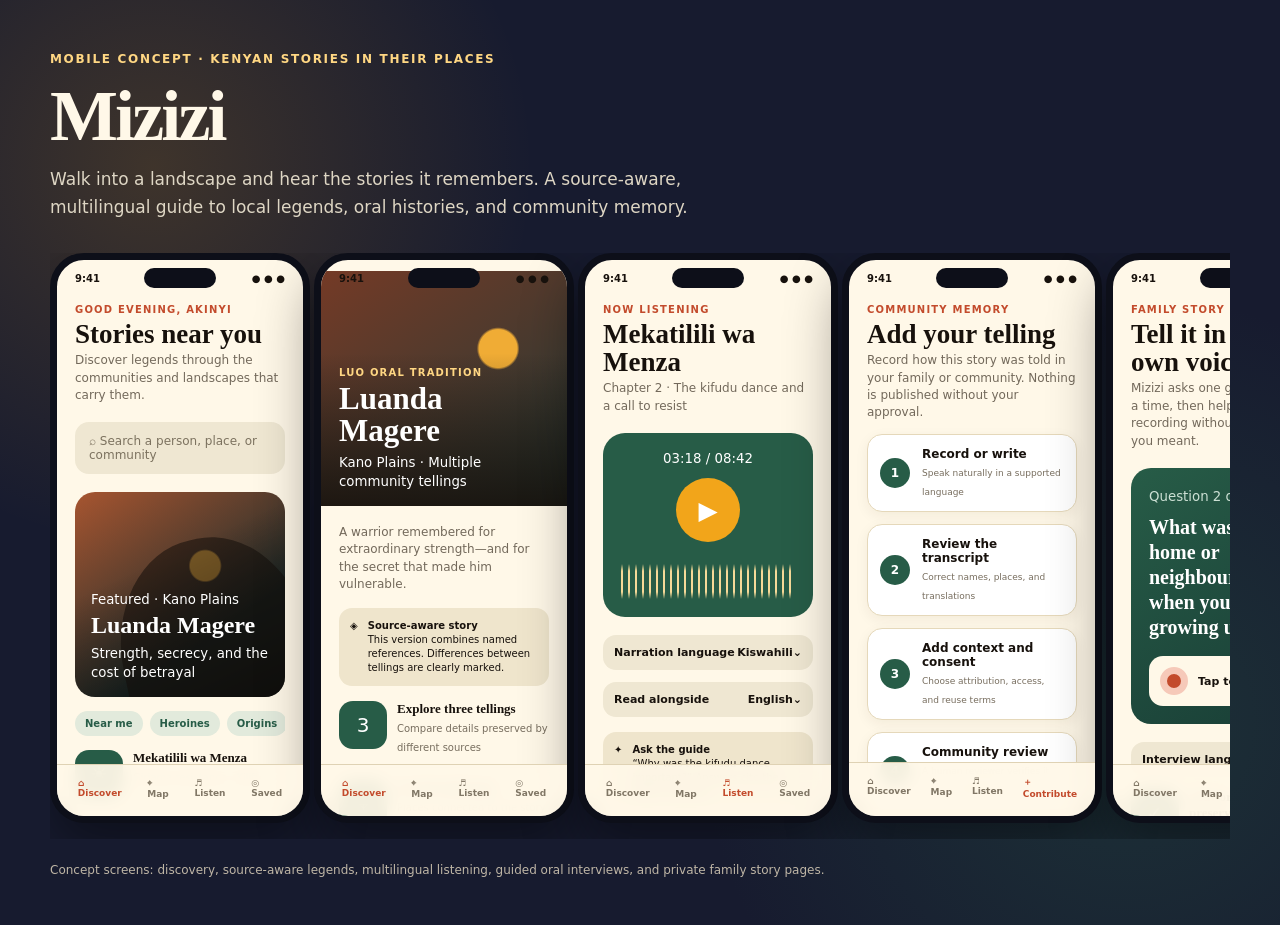
<file: designs/mobile-concept.html>
<!doctype html>
<html lang="en">
<head>
  <meta charset="utf-8">
  <meta name="viewport" content="width=device-width, initial-scale=1">
  <title>Mizizi - Mobile concept</title>
  <style>
    :root {
      color-scheme: dark;
      --ink: #17110c;
      --paper: #fff8e8;
      --sun: #f2a51a;
      --ember: #c34b2c;
      --leaf: #275c47;
      --mist: #dbcda8;
      --night: #171b2f;
    }

    * { box-sizing: border-box; }

    body {
      margin: 0;
      min-height: 100vh;
      padding: 48px 24px;
      color: var(--paper);
      background:
        radial-gradient(circle at 12% 18%, rgba(242, 165, 26, .18), transparent 28%),
        radial-gradient(circle at 88% 78%, rgba(39, 92, 71, .35), transparent 32%),
        var(--night);
      font-family: Inter, ui-sans-serif, system-ui, -apple-system, BlinkMacSystemFont, "Segoe UI", sans-serif;
    }

    header {
      max-width: 1180px;
      margin: 0 auto 32px;
    }

    h1 {
      margin: 0;
      font-family: Georgia, serif;
      font-size: clamp(38px, 7vw, 72px);
      line-height: .95;
      letter-spacing: -.04em;
    }

    header p {
      max-width: 660px;
      margin: 16px 0 0;
      color: #ded6c4;
      font-size: 17px;
      line-height: 1.6;
    }

    .tag {
      display: inline-flex;
      gap: 8px;
      align-items: center;
      margin-bottom: 16px;
      color: #ffd783;
      font-size: 12px;
      font-weight: 800;
      letter-spacing: .14em;
      text-transform: uppercase;
    }

    .screens {
      display: grid;
      grid-template-columns: repeat(6, minmax(240px, 1fr));
      gap: 24px;
      max-width: 1180px;
      margin: 0 auto;
      overflow-x: auto;
      padding-bottom: 16px;
    }

    .phone {
      position: relative;
      min-width: 260px;
      height: 570px;
      overflow: hidden;
      color: var(--ink);
      background: var(--paper);
      border: 7px solid #0d0f19;
      border-radius: 34px;
      box-shadow: 0 24px 55px rgba(0, 0, 0, .42);
    }

    .phone::before {
      position: absolute;
      z-index: 10;
      top: 8px;
      left: 50%;
      width: 72px;
      height: 20px;
      content: "";
      transform: translateX(-50%);
      background: #0d0f19;
      border-radius: 14px;
    }

    .status {
      position: relative;
      z-index: 2;
      display: flex;
      justify-content: space-between;
      padding: 13px 18px 8px;
      font-size: 10px;
      font-weight: 800;
    }

    .content { padding: 12px 18px 78px; }

    .eyebrow {
      color: var(--ember);
      font-size: 10px;
      font-weight: 900;
      letter-spacing: .12em;
      text-transform: uppercase;
    }

    h2 {
      margin: 5px 0 4px;
      font-family: Georgia, serif;
      font-size: 27px;
      line-height: 1.05;
    }

    .muted {
      margin: 0;
      color: #73695b;
      font-size: 12px;
      line-height: 1.45;
    }

    .search {
      margin: 18px 0;
      padding: 12px 14px;
      color: #7c725f;
      background: #efe7d2;
      border-radius: 14px;
      font-size: 12px;
    }

    .featured {
      position: relative;
      height: 205px;
      overflow: hidden;
      padding: 18px;
      color: white;
      background:
        linear-gradient(155deg, transparent 35%, rgba(0, 0, 0, .64)),
        radial-gradient(circle at 62% 36%, #edb046 0 8%, transparent 9%),
        linear-gradient(145deg, #a75530, #202d2b 68%);
      border-radius: 20px;
    }

    .featured::after {
      position: absolute;
      right: -28px;
      bottom: -80px;
      width: 190px;
      height: 240px;
      content: "";
      transform: rotate(-12deg);
      background: rgba(19, 14, 10, .55);
      border-radius: 48% 48% 18% 18%;
    }

    .featured-copy {
      position: absolute;
      z-index: 1;
      right: 16px;
      bottom: 16px;
      left: 16px;
    }

    .featured h3 {
      margin: 4px 0;
      font-family: Georgia, serif;
      font-size: 24px;
    }

    .chips {
      display: flex;
      gap: 7px;
      margin: 14px 0;
      overflow: hidden;
    }

    .chip {
      flex: none;
      padding: 7px 10px;
      color: var(--leaf);
      background: #e2eadc;
      border-radius: 999px;
      font-size: 10px;
      font-weight: 800;
    }

    .story-row {
      display: flex;
      gap: 10px;
      margin-top: 12px;
      padding-bottom: 12px;
      border-bottom: 1px solid #e8ddc4;
    }

    .thumb {
      display: grid;
      flex: 0 0 48px;
      height: 48px;
      place-items: center;
      color: white;
      background: var(--leaf);
      border-radius: 14px;
      font-size: 20px;
    }

    .story-row strong { display: block; font-family: Georgia, serif; font-size: 13px; }
    .story-row span { color: #786e5f; font-size: 10px; }

    .hero {
      position: relative;
      height: 235px;
      margin: -33px -18px 18px;
      color: white;
      background:
        linear-gradient(to top, rgba(23, 17, 12, .86), transparent 65%),
        radial-gradient(circle at 72% 33%, #f0ac35 0 8%, transparent 9%),
        linear-gradient(145deg, #743a26, #243a36);
    }

    .hero-copy {
      position: absolute;
      right: 18px;
      bottom: 16px;
      left: 18px;
    }

    .hero h2 { font-size: 31px; }

    .source-note {
      display: flex;
      gap: 10px;
      margin: 15px 0;
      padding: 11px;
      background: #efe5cc;
      border-radius: 13px;
      font-size: 10px;
      line-height: 1.4;
    }

    .button {
      width: 100%;
      margin-top: 12px;
      padding: 13px;
      color: white;
      background: var(--ember);
      border: 0;
      border-radius: 14px;
      font-weight: 800;
    }

    .player {
      display: grid;
      margin: 18px 0;
      padding: 18px;
      place-items: center;
      color: white;
      background: var(--leaf);
      border-radius: 22px;
    }

    .play {
      display: grid;
      width: 64px;
      height: 64px;
      margin: 12px;
      place-items: center;
      background: var(--sun);
      border-radius: 50%;
      font-size: 25px;
    }

    .wave {
      width: 100%;
      height: 35px;
      margin-top: 10px;
      background: repeating-linear-gradient(90deg, #f6d998 0 2px, transparent 2px 7px);
      mask: linear-gradient(to bottom, transparent, #000 20% 80%, transparent);
    }

    .language {
      display: flex;
      justify-content: space-between;
      margin: 12px 0;
      padding: 11px;
      background: #efe7d2;
      border-radius: 13px;
      font-size: 11px;
      font-weight: 700;
    }

    .step {
      display: flex;
      gap: 12px;
      align-items: center;
      margin: 12px 0;
      padding: 12px;
      background: white;
      border: 1px solid #e5d8ba;
      border-radius: 15px;
      box-shadow: 0 4px 14px rgba(51, 35, 20, .06);
    }

    .step b {
      display: grid;
      flex: 0 0 30px;
      height: 30px;
      place-items: center;
      color: white;
      background: var(--leaf);
      border-radius: 50%;
      font-size: 12px;
    }

    .step strong { display: block; font-size: 12px; }
    .step span { color: #786e5f; font-size: 9px; }

    .prompt-card {
      margin: 18px 0;
      padding: 18px;
      color: white;
      background: linear-gradient(145deg, var(--leaf), #183c35);
      border-radius: 20px;
    }

    .prompt-card small { color: #cce0d4; }
    .prompt-card h3 {
      margin: 10px 0 16px;
      font-family: Georgia, serif;
      font-size: 20px;
      line-height: 1.25;
    }

    .record {
      display: flex;
      gap: 10px;
      align-items: center;
      padding: 11px;
      color: var(--ink);
      background: var(--paper);
      border-radius: 14px;
      font-size: 11px;
      font-weight: 800;
    }

    .record-dot {
      width: 28px;
      height: 28px;
      background: var(--ember);
      border: 7px solid #f6c9b9;
      border-radius: 50%;
    }

    .memory-cover {
      position: relative;
      height: 185px;
      margin: 12px 0 16px;
      overflow: hidden;
      padding: 18px;
      color: white;
      background:
        linear-gradient(to top, rgba(28, 20, 13, .78), transparent),
        radial-gradient(circle at 70% 30%, #ffc85a 0 7%, transparent 8%),
        linear-gradient(145deg, #426d5c, #9a5934);
      border-radius: 20px;
    }

    .memory-cover div {
      position: absolute;
      right: 18px;
      bottom: 16px;
      left: 18px;
    }

    .memory-cover h3 {
      margin: 4px 0;
      font-family: Georgia, serif;
      font-size: 22px;
    }

    .quote {
      margin: 14px 0;
      padding-left: 12px;
      color: #594f42;
      border-left: 3px solid var(--sun);
      font-family: Georgia, serif;
      font-size: 14px;
      font-style: italic;
      line-height: 1.45;
    }

    nav {
      position: absolute;
      z-index: 5;
      right: 0;
      bottom: 0;
      left: 0;
      display: flex;
      justify-content: space-around;
      padding: 13px 8px 17px;
      color: #817766;
      background: rgba(255, 248, 232, .94);
      border-top: 1px solid #dfd2b4;
      backdrop-filter: blur(8px);
      font-size: 9px;
      font-weight: 800;
    }

    nav .active { color: var(--ember); }

    footer {
      max-width: 1180px;
      margin: 24px auto 0;
      color: #bfb6a6;
      font-size: 12px;
    }

    @media (max-width: 800px) {
      body { padding: 30px 16px; }
      .screens { grid-template-columns: repeat(6, 270px); }
    }
  </style>
</head>
<body>
  <header>
    <div class="tag">Mobile concept · Kenyan stories in their places</div>
    <h1>Mizizi</h1>
    <p>Walk into a landscape and hear the stories it remembers. A source-aware, multilingual guide to local legends, oral histories, and community memory.</p>
  </header>

  <main class="screens">
    <section class="phone">
      <div class="status"><span>9:41</span><span>● ● ●</span></div>
      <div class="content">
        <div class="eyebrow">Good evening, Akinyi</div>
        <h2>Stories near you</h2>
        <p class="muted">Discover legends through the communities and landscapes that carry them.</p>
        <div class="search">⌕ Search a person, place, or community</div>
        <div class="featured">
          <div class="featured-copy">
            <small>Featured · Kano Plains</small>
            <h3>Luanda Magere</h3>
            <small>Strength, secrecy, and the cost of betrayal</small>
          </div>
        </div>
        <div class="chips">
          <span class="chip">Near me</span>
          <span class="chip">Heroines</span>
          <span class="chip">Origins</span>
        </div>
        <div class="story-row">
          <div class="thumb">☀</div>
          <div><strong>Mekatilili wa Menza</strong><span>Giriama resistance · Kilifi</span></div>
        </div>
        <div class="story-row">
          <div class="thumb">⌁</div>
          <div><strong>Kit-Mikayi</strong><span>Stone, family, and sacred place · Kisumu</span></div>
        </div>
      </div>
      <nav><span class="active">⌂<br>Discover</span><span>⌖<br>Map</span><span>♬<br>Listen</span><span>◎<br>Saved</span></nav>
    </section>

    <section class="phone">
      <div class="status"><span>9:41</span><span>● ● ●</span></div>
      <div class="content">
        <div class="hero">
          <div class="hero-copy">
            <div class="eyebrow" style="color:#ffd783">Luo oral tradition</div>
            <h2>Luanda Magere</h2>
            <small>Kano Plains · Multiple community tellings</small>
          </div>
        </div>
        <p class="muted">A warrior remembered for extraordinary strength—and for the secret that made him vulnerable.</p>
        <div class="source-note">
          <span>◈</span>
          <span><strong>Source-aware story</strong><br>This version combines named references. Differences between tellings are clearly marked.</span>
        </div>
        <div class="story-row">
          <div class="thumb">3</div>
          <div><strong>Explore three tellings</strong><span>Compare details preserved by different sources</span></div>
        </div>
        <div class="story-row">
          <div class="thumb">⌖</div>
          <div><strong>See the landscape</strong><span>Places connected to the story</span></div>
        </div>
        <button class="button">Begin the story · 7 min</button>
      </div>
      <nav><span class="active">⌂<br>Discover</span><span>⌖<br>Map</span><span>♬<br>Listen</span><span>◎<br>Saved</span></nav>
    </section>

    <section class="phone">
      <div class="status"><span>9:41</span><span>● ● ●</span></div>
      <div class="content">
        <div class="eyebrow">Now listening</div>
        <h2>Mekatilili wa Menza</h2>
        <p class="muted">Chapter 2 · The kifudu dance and a call to resist</p>
        <div class="player">
          <small>03:18 / 08:42</small>
          <div class="play">▶</div>
          <div class="wave"></div>
        </div>
        <div class="language"><span>Narration language</span><span>Kiswahili⌄</span></div>
        <div class="language"><span>Read alongside</span><span>English⌄</span></div>
        <div class="source-note">
          <span>✦</span>
          <span><strong>Ask the guide</strong><br>“Why was the kifudu dance important?” Answers cite the story’s sources.</span>
        </div>
        <button class="button" style="background:var(--leaf)">Ask a question</button>
      </div>
      <nav><span>⌂<br>Discover</span><span>⌖<br>Map</span><span class="active">♬<br>Listen</span><span>◎<br>Saved</span></nav>
    </section>

    <section class="phone">
      <div class="status"><span>9:41</span><span>● ● ●</span></div>
      <div class="content">
        <div class="eyebrow">Community memory</div>
        <h2>Add your telling</h2>
        <p class="muted">Record how this story was told in your family or community. Nothing is published without your approval.</p>
        <div class="step"><b>1</b><div><strong>Record or write</strong><span>Speak naturally in a supported language</span></div></div>
        <div class="step"><b>2</b><div><strong>Review the transcript</strong><span>Correct names, places, and translations</span></div></div>
        <div class="step"><b>3</b><div><strong>Add context and consent</strong><span>Choose attribution, access, and reuse terms</span></div></div>
        <div class="step"><b>4</b><div><strong>Community review</strong><span>A human reviewer verifies it before publishing</span></div></div>
        <div class="source-note">
          <span>⌁</span>
          <span><strong>Your voice stays yours.</strong><br>Download or delete your contribution at any time.</span>
        </div>
        <button class="button">Start recording</button>
      </div>
      <nav><span>⌂<br>Discover</span><span>⌖<br>Map</span><span>♬<br>Listen</span><span class="active">＋<br>Contribute</span></nav>
    </section>

    <section class="phone">
      <div class="status"><span>9:41</span><span>● ● ●</span></div>
      <div class="content">
        <div class="eyebrow">Family story interview</div>
        <h2>Tell it in your own voice</h2>
        <p class="muted">Mizizi asks one gentle question at a time, then helps you shape the recording without changing what you meant.</p>
        <div class="prompt-card">
          <small>Question 2 of 6</small>
          <h3>What was your home or neighbourhood like when you were growing up?</h3>
          <div class="record"><span class="record-dot"></span><span>Tap to answer</span></div>
        </div>
        <div class="language"><span>Interview language</span><span>Kiswahili⌄</span></div>
        <div class="story-row">
          <div class="thumb">✓</div>
          <div><strong>Your original audio is preserved</strong><span>AI removes nothing without your approval</span></div>
        </div>
        <div class="story-row">
          <div class="thumb">✦</div>
          <div><strong>Follow-up questions adapt</strong><span>Ask about people, places, recipes, songs, and lessons</span></div>
        </div>
        <button class="button" style="background:var(--leaf)">Choose another prompt</button>
      </div>
      <nav><span>⌂<br>Discover</span><span>⌖<br>Map</span><span class="active">●<br>Record</span><span>◎<br>Family</span></nav>
    </section>

    <section class="phone">
      <div class="status"><span>9:41</span><span>● ● ●</span></div>
      <div class="content">
        <div class="eyebrow">Ready to share</div>
        <h2>Grandma’s first journey to Nairobi</h2>
        <div class="memory-cover">
          <div>
            <small>A family story told by Wanjiku</small>
            <h3>A suitcase, a train, and a new beginning</h3>
            <small>12-minute listen · 1968</small>
          </div>
        </div>
        <div class="quote">“I had never seen so many lights together in one place.”</div>
        <div class="chips">
          <span class="chip">Original audio</span>
          <span class="chip">Timeline</span>
          <span class="chip">Photos</span>
        </div>
        <div class="source-note">
          <span>♙</span>
          <span><strong>Private family link</strong><br>Only invited relatives can open this page. Wanjiku controls edits and deletion.</span>
        </div>
        <button class="button">Share with family</button>
        <button class="button" style="color:var(--leaf);background:#e2eadc">Download keepsake</button>
      </div>
      <nav><span>⌂<br>Discover</span><span>⌖<br>Map</span><span>●<br>Record</span><span class="active">◎<br>Family</span></nav>
    </section>
  </main>

  <footer>Concept screens: discovery, source-aware legends, multilingual listening, guided oral interviews, and private family story pages.</footer>
</body>
</html>
</file>
